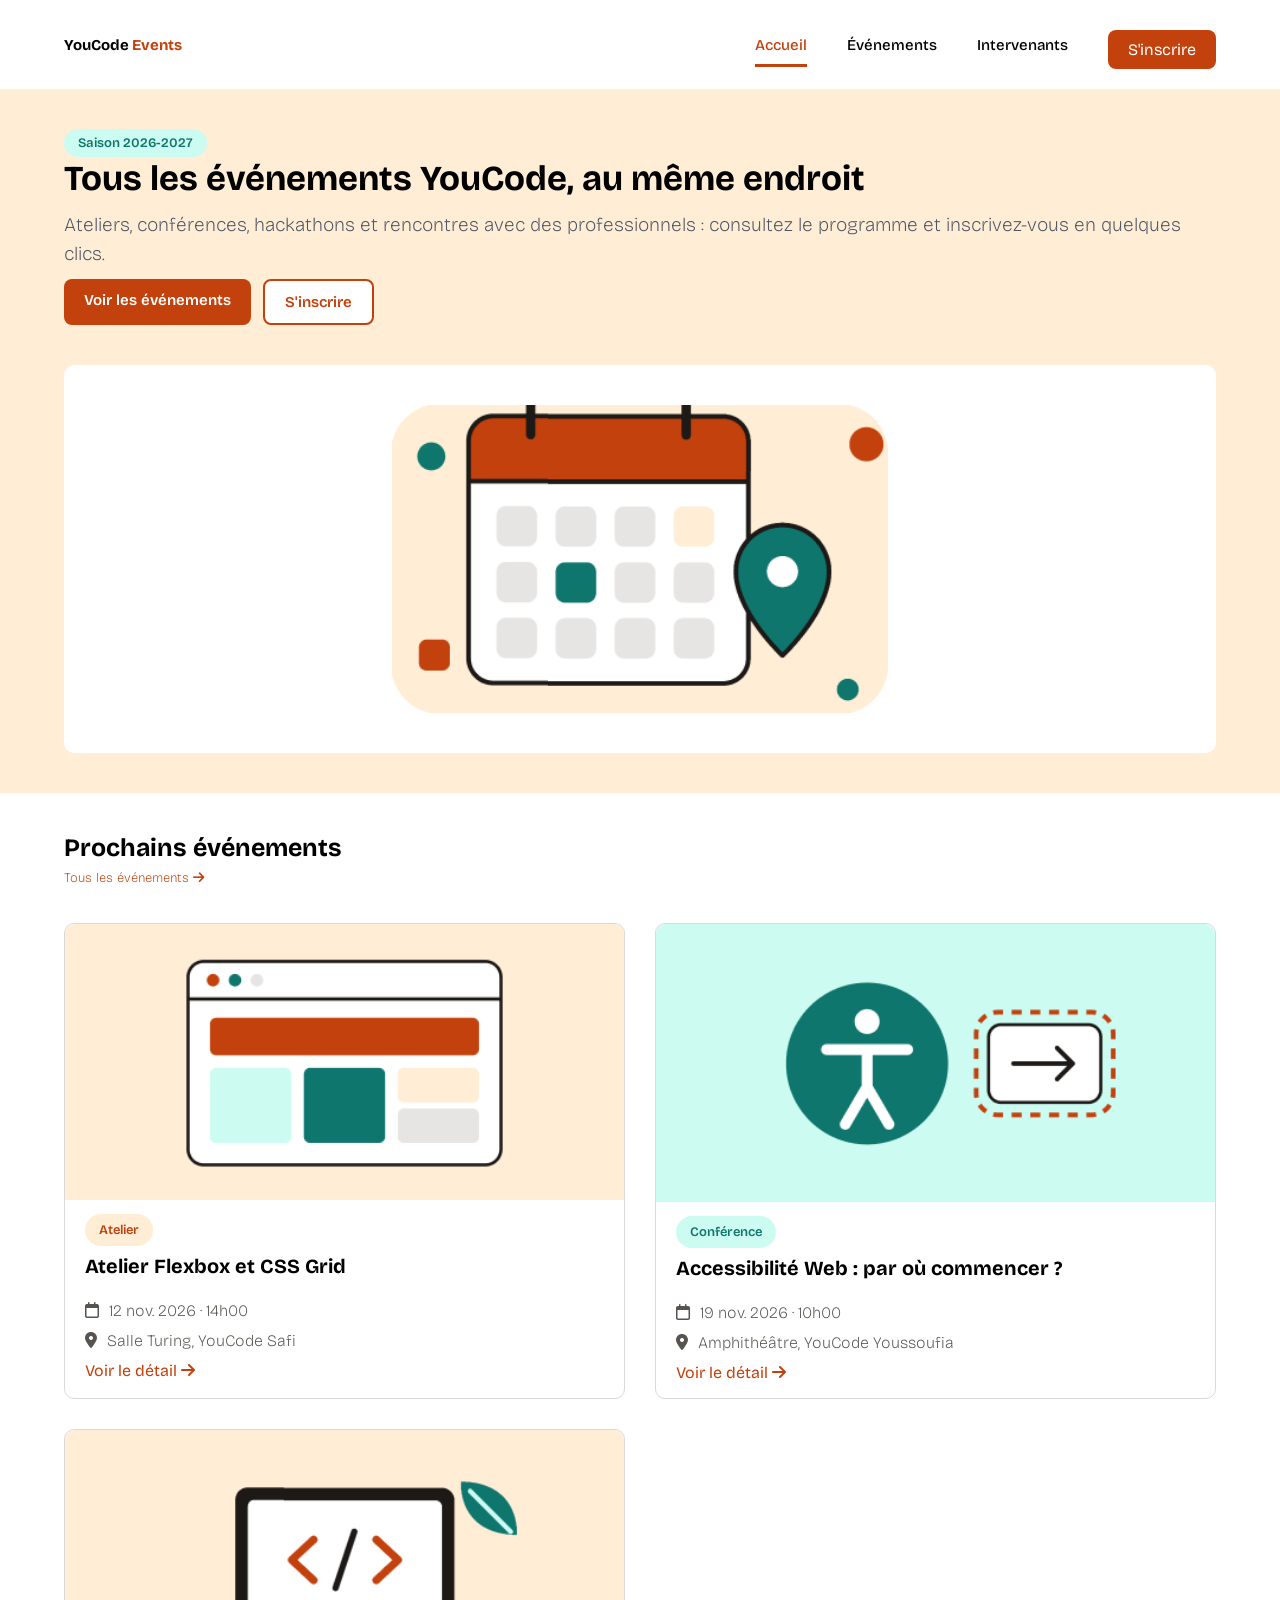
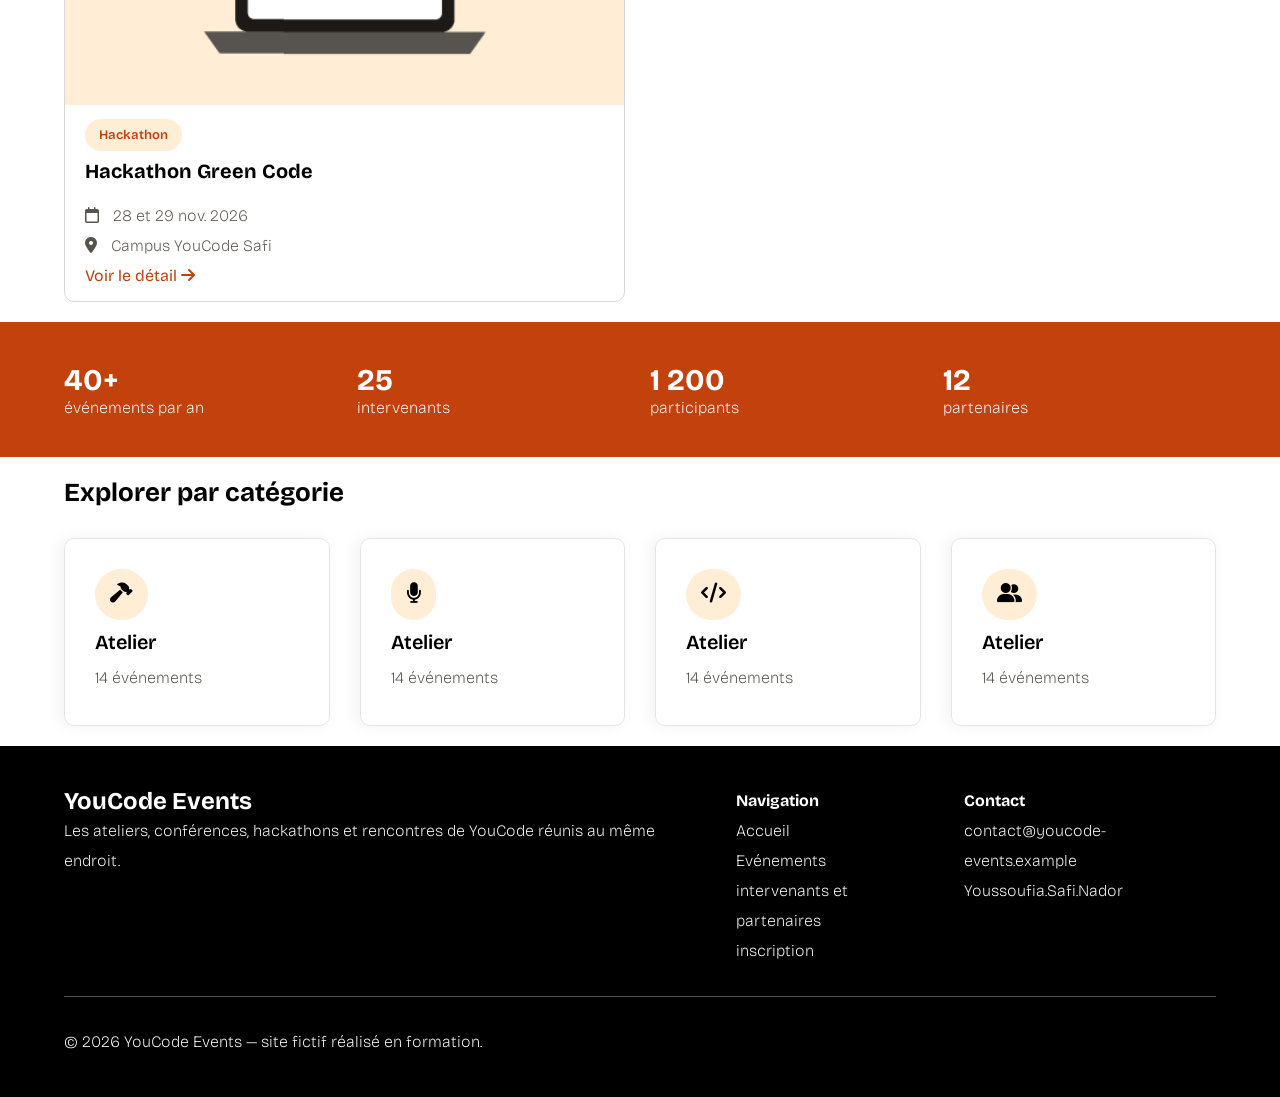
<file: index.html>
<!DOCTYPE html>
<html lang="en">
<head>
    <meta charset="UTF-8">
    <meta name="viewport" content="width=device-width, initial-scale=1.0">
    <title>YouCode Events</title>
    <link rel="stylesheet" href="css/index.css">
    <link rel="stylesheet" href="https://cdnjs.cloudflare.com/ajax/libs/font-awesome/6.7.2/css/all.min.css">
    <link rel="preconnect" href="https://fonts.googleapis.com">
    <link rel="preconnect" href="https://fonts.gstatic.com" crossorigin>
    <link href="https://fonts.googleapis.com/css2?family=Bricolage+Grotesque:opsz,wght@12..96,200..800&family=IBM+Plex+Mono:ital,wght@0,100..700;1,100..700&family=Inter:ital,opsz,wght@0,14..32,100..900;1,14..32,100..900&display=swap" rel="stylesheet">
</head>
<body>
    <header>
        <div class="header-logo">
            <a href="index.html"><h3>YouCode <span>Events</span></h3></a>
        </div>
        
        <nav class="nav-menu hidden">
            <ul>
                <li><a class="current-page" href="index.html">Accueil</a></li>
                <li><a  href="evenements.html">Événements</a></li>
                <li><a href="intervenants.html">Intervenants</a></li>
                <div>
                    <a href="inscription.html" class="btn-nav">S'inscrire</a>
                </div>
            </ul>
        </nav>

        <div class="header-icon">
            <i class="fa-solid fa-bars"></i>
        </div>
    </header>
    <main>
        <section class="hero">
            <div>
                <div class="hero-badge">
                    <p>Saison 2026-2027</p>
                </div>
                <div class="hero-content">
                    <h1>Tous les événements YouCode, au même endroit</h1>
                    <p>Ateliers, conférences, hackathons et rencontres avec des professionnels : consultez le programme et inscrivez-vous en quelques clics.</p>
                </div>
                <div class="hero-buttons">
                    <a href="#" class="btn btn-primary">Voir les événements</a>
                    <a href="#" class="btn btn-secondary">S'inscrire</a>
                </div>
            </div>
            <div class="hero-image">
                <img src="assets/images/Capture_decran_2026-10-12_094209.png" alt="YouCode Events Illustration">
            </div>
        </section>
        <section class="events-section">
            <div class="events-title flex-event-title">
                <h3>Prochains événements</h3>
                <p>Tous les événements <i class="fa-solid fa-arrow-right"></i></p>
            </div>
            <div>
                <div class="events-cards">
                    <div class="event-card">
                        <img src="assets/images/card1.png" alt="event1 image">
                        <div class="card-content">
                            <div class="card-header">
                                <p class="event-type1">Atelier</p>
                                <h4>Atelier Flexbox et CSS Grid</h4>
                            </div>
                            <div class="card-details">
                                <p><i class="fa-regular fa-calendar"></i>12 nov. 2026 · 14h00</p>
                                <p><i class="fa-solid fa-location-dot"></i>Salle Turing, YouCode Safi</p>
                                <a href="">Voir le détail <i class="fa-solid fa-arrow-right"></i></a>
                            </div>
                        </div>
                    </div>
                    <div class="event-card">
                        <img src="assets/images/card2.png" alt="event2 image">
                        <div class="card-content">
                            <div class="card-header">
                                <p class="event-type2">Conférence</p>
                                <h4>Accessibilité Web : par où commencer ?</h4>
                            </div>
                            <div class="card-details">
                                <p><i class="fa-regular fa-calendar"></i>19 nov. 2026 · 10h00</p>
                                <p><i class="fa-solid fa-location-dot"></i>Amphithéâtre, YouCode Youssoufia</p>
                                <a href="">Voir le détail <i class="fa-solid fa-arrow-right"></i></a>
                            </div>
                        </div>
                    </div>
                    <div class="event-card">
                        <img src="assets/images/card3.png" alt="event3 image">
                        <div class="card-content">
                            <div class="card-header">
                                <p class="event-type1">Hackathon</p>
                                <h4>Hackathon Green Code</h4>
                            </div>
                            <div class="card-details">
                                <p><i class="fa-regular fa-calendar"></i> 28 et 29 nov. 2026</p>
                                <p><i class="fa-solid fa-location-dot"></i> Campus YouCode Safi</p>
                                <a href="">Voir le détail <i class="fa-solid fa-arrow-right"></i></a>
                            </div>
                        </div>
                    </div>
                </div>
            </div>
        </section>
         <section class="statistics">
            <div class="stat">
                <h5>40+</h5>
                <p>événements par an</p>
            </div>
            <div class="stat">
                <h5>25</h5>
                <p>intervenants</p>
            </div>
            <div class="stat">
                <h5>1 200</h5>
                <p>participants</p>
            </div>
            <div class="stat">
                <h5>12</h5>
                <p>partenaires</p>
            </div>
        </section>
        <section class="categorie">
            <div class="categorie-title">
                <h3>Explorer par catégorie</h3>
            </div>
            <div class="cat-cards">
                <div class="cat-card">
                    <div class="icon">
                        <i class="fa-solid fa-hammer"></i>
                    </div>
                    <h5>Atelier</h5>
                    <p>14 événements</p>
                </div>
                <div class="cat-card">
                    <div class="icon">
                        <i class="fa-solid fa-microphone"></i>
                    </div>
                    <h5>Atelier</h5>
                    <p>14 événements</p>
                </div>
                <div class="cat-card">
                    <div class="icon">
                        <i class="fa-solid fa-code"></i>
                    </div>
                    <h5>Atelier</h5>
                    <p>14 événements</p>
                </div>
                <div class="cat-card">
                    <div class="icon">
                        <i class="fa-solid fa-user-group"></i>
                    </div>
                    <h5>Atelier</h5>
                    <p>14 événements</p>
                </div>
            </div>
        </section>
    </main>
    <footer>
        <div class="YouCode">
            <div class="youcode-events">
                <h2>YouCode Events</h2>
                <p>Les ateliers, conférences, hackathons et rencontres de YouCode réunis au même endroit.
                </p>
            </div>    

            <ul>
                <h4>Navigation</h4>
                <li><a href=""></a>Accueil</li>
                <li><a href=""></a>Evénements</li>
                <li><a href=""></a>intervenants et partenaires</li>
                <li><a href=""></a>inscription</li>
            </ul>
            <div class="contact">
                <h4>Contact</h4>
                <p>contact@youcode-events.example</p>
                <p>Youssoufia.Safi.Nador</p>
            </div>
        </div>
        <div class="ligne"></div>
        <div><p>© 2026 YouCode Events — site fictif réalisé en formation.</p>
        </div>

    </footer>

     <script>
        let menu_icon = document.querySelector(".header-icon");
        let navMenu = document.querySelector(".nav-menu");
        let icon = menu_icon.querySelector("i");
        let main = document.querySelector("main")
        let footer = document.querySelector("footer")
        menu_icon.addEventListener("click", () => {
            navMenu.classList.toggle("hidden");
            if (navMenu.classList.contains("hidden")) {
                icon.classList.remove("fa-xmark");
                icon.classList.add("fa-bars");
                main.style.display ="block";
                footer.style.display ="block";
            } else {
                icon.classList.remove("fa-bars");
                icon.classList.add("fa-xmark");
                main.style.display ="none";
                footer.style.display ="none";
            }
        });
    </script>
</body>
</html>
</file>
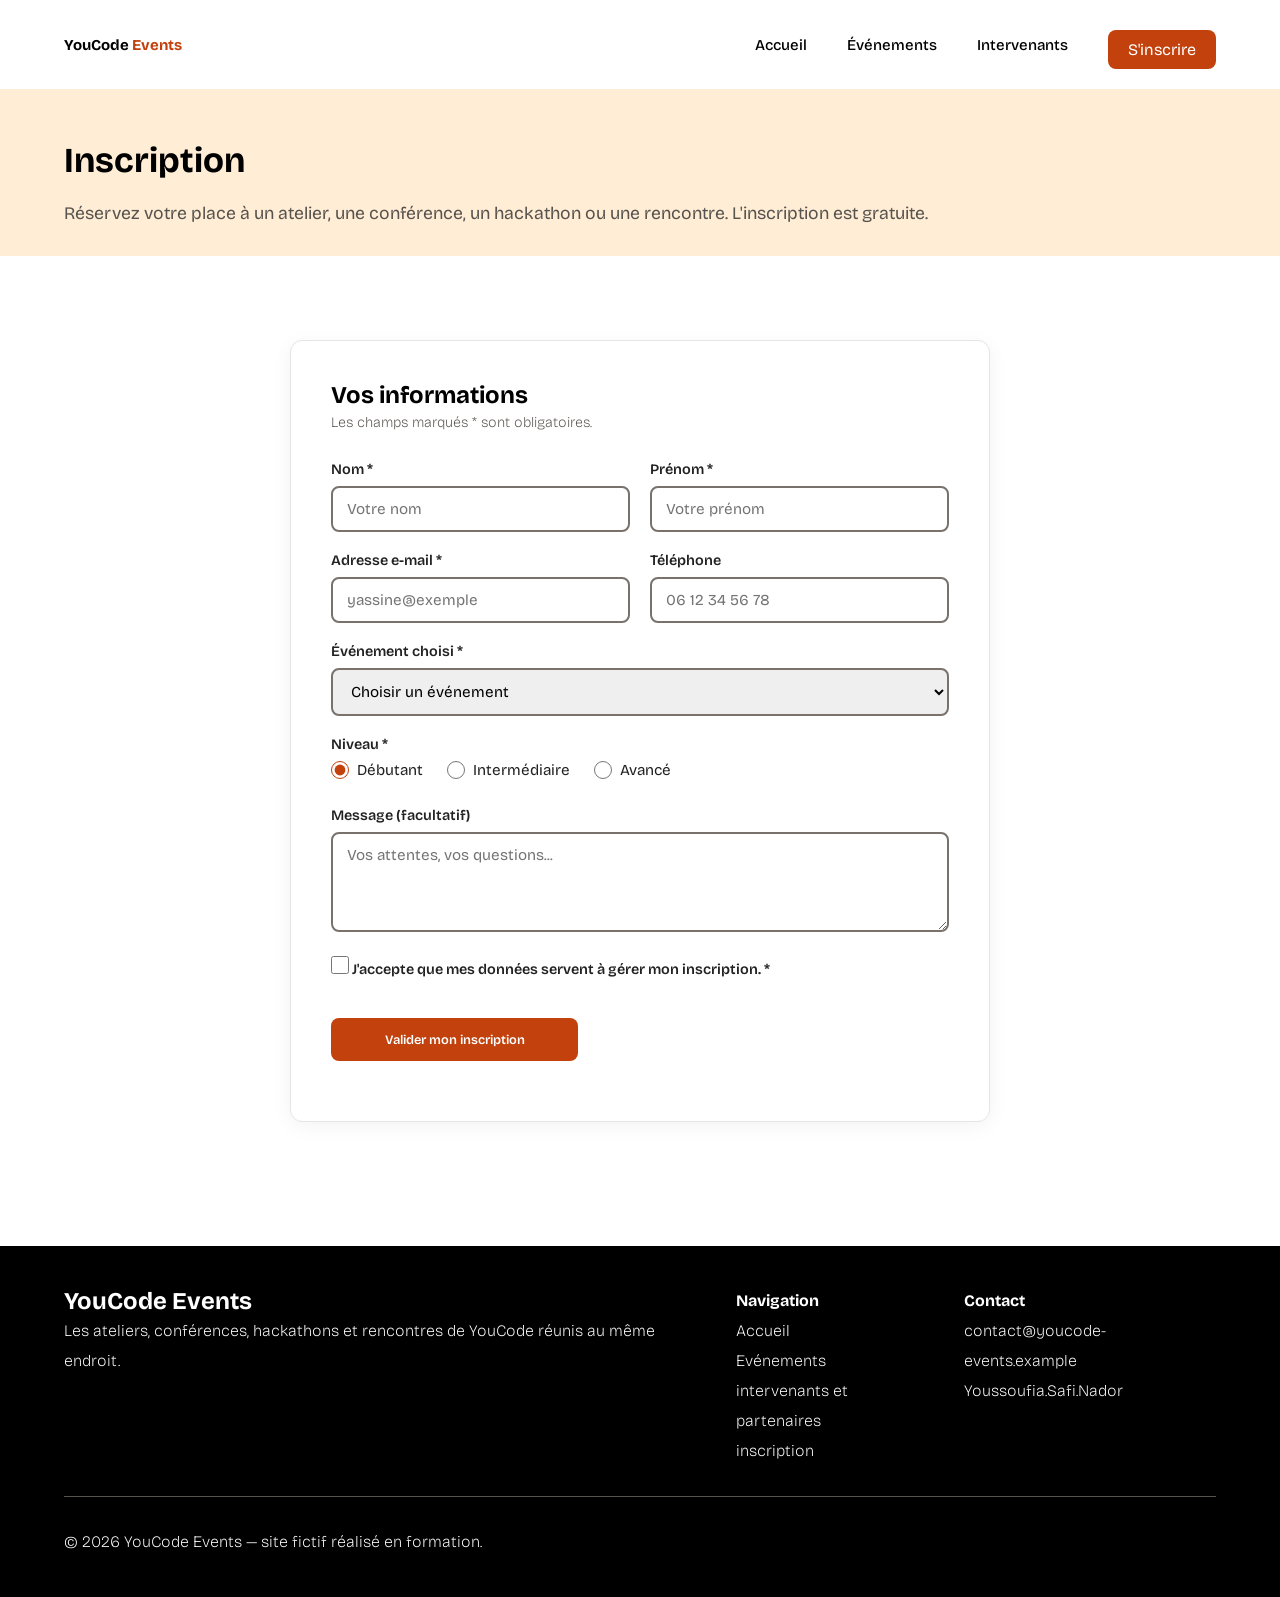
<file: inscription.html>
<!DOCTYPE html>
<html lang="en">
<head>
    <meta charset="UTF-8">
    <meta name="viewport" content="width=device-width, initial-scale=1.0">
    <title>inscription</title>
    <link rel="stylesheet" href="css/inscription.css">
    <link rel="stylesheet" href="css/index.css">
    <link rel="stylesheet" href="https://cdnjs.cloudflare.com/ajax/libs/font-awesome/6.7.2/css/all.min.css">
    <link rel="preconnect" href="https://fonts.googleapis.com">
    <link rel="preconnect" href="https://fonts.gstatic.com" crossorigin>
    <link href="https://fonts.googleapis.com/css2?family=Bricolage+Grotesque:opsz,wght@12..96,200..800&family=IBM+Plex+Mono:ital,wght@0,100..700;1,100..700&family=Inter:ital,opsz,wght@0,14..32,100..900;1,14..32,100..900&display=swap" rel="stylesheet">
</head>
<body>
    <header>
        <div class="header-logo">
            <a href="index.html"><h3>YouCode <span>Events</span></h3></a>
        </div>
        
        <nav class="nav-menu hidden">
            <ul>
                <li><a href="index.html">Accueil</a></li>
                <li><a href="evenements.html">Événements</a></li>
                <li><a href="intervenants.html">Intervenants</a></li>
                <div>
                    <a href="inscription.html" class="btn-nav">S'inscrire</a>
                </div>
            </ul>
        </nav>

        <div class="header-icon">
            <i class="fa-solid fa-bars"></i>
        </div>
    </header>
    <main>
        <section class="hero-section">
            <h1>Inscription</h1>
            <p>Réservez votre place à un atelier, une conférence, un hackathon ou une rencontre. L'inscription est gratuite.</p>
        </section>
        <section class="form-section">
            <div class="form-div">
                <div class="form-header">
                    <h2>Vos informations</h2>
                    <p>Les champs marqués * sont obligatoires.</p>
                </div>
                <form>
                    <div>
                        <div class="inputs-flex">
                            <div class="form-input">
                                <label for="nom">Nom *</label>
                                <input type="text" class="input-space" id="nom" name="nom" placeholder="Votre nom"  required>
                                <p class="success-message">Champ valide.</p>
                                <p class="error-message">Champ invalide.</p>
                            </div>

                            <div class="form-input">
                                <label for="prenom">Prénom *</label>
                                <input type="text" class="input-space" id="prenom" name="prenom" placeholder="Votre prénom"  required>
                                <p class="success-message">Champ valide.</p>
                                <p class="error-message">Champ invalide.</p>
                            </div>
                        </div>

                        <div class="inputs-flex">
                            <div class="form-input">
                                <label for="email">Adresse e-mail *</label>
                                <input type="email" class="input-space" id="email" name="email" placeholder="yassine@exemple" aria-describedby="email-error"  required>
                                <p class="success-message">Champ valide.</p>
                                <p class="error-message"> Erreur : saisissez une adresse valide,par exemple nom@domaine.ma.</p>
                            </div>

                            <div class="form-input">
                                <label for="telephone">Téléphone</label>
                                <input type="tel" class="input-space" id="telephone" name="telephone" placeholder="06 12 34 56 78">
                                <p class="success-message">Champ valide.</p>
                                <p class="error-message">Champ invalide.</p>
                            </div>
                        </div>

                        <div class="form-input">
                            <label for="evenement">Événement choisi *</label>
                            <select class="input-space" id="evenement" name="evenement" required>
                                <option value="" disabled selected>Choisir un événement</option>
                                <option value="atelier">Atelier</option>
                                <option value="conference">Conférence</option>
                                <option value="hackathon">Hackathon</option>
                                <option value="rencontre">Rencontre</option>
                            </select>
                            <p class="error-message">selectioner un evenment</p>
                            <p class="success-message">Champ valide.</p>
                        </div>
                        <label>Niveau *</label>
                        <div class="radio-group">
                            <label>
                                <input type="radio" name="niveau" checked value="debutant" >
                                Débutant
                            </label>

                            <label>
                                <input type="radio" name="niveau" value="intermediaire">
                                Intermédiaire
                            </label>

                            <label>
                                <input type="radio" name="niveau" value="avance">
                                Avancé
                            </label>
                        </div>

                        <div class="form-input">
                            <label for="message">Message (facultatif)</label>
                            <textarea class="input-space" id="message" name="message" rows="4"
                                    placeholder="Vos attentes, vos questions..."></textarea>
                        </div>
                        <div class="form-input">
                            <label class="checkbox-label" for="consentement">
                                <input type="checkbox" id="consentement" name="consentement" required>
                                J'accepte que mes données servent à gérer mon inscription. *
                            </label>
                        </div>
                        <div class="form-input ">
                            <button type="submit" class="submit-btn">
                                Valider mon inscription
                            </button>
                        </div>
                    </div>
                </form>
            </div>
        </section>
    </main>
        <footer>
        <div class="YouCode">
            <div class="youcode-events">
                <h2>YouCode Events</h2>
                <p>Les ateliers, conférences, hackathons et rencontres de YouCode réunis au même endroit.
                </p>
            </div>    

            <ul>
                <h4>Navigation</h4>
                <li><a href=""></a>Accueil</li>
                <li><a href=""></a>Evénements</li>
                <li><a href=""></a>intervenants et partenaires</li>
                <li><a href=""></a>inscription</li>
            </ul>
            <div class="contact">
                <h4>Contact</h4>
                <p>contact@youcode-events.example</p>
                <p>Youssoufia.Safi.Nador</p>
            </div>
        </div>
        <div class="ligne"></div>
        <div><p>© 2026 YouCode Events — site fictif réalisé en formation.</p>
        </div>

    </footer> 

 <script>
        let menu_icon = document.querySelector(".header-icon");
        let navMenu = document.querySelector(".nav-menu");
        let icon = menu_icon.querySelector("i");
        let main = document.querySelector("main")
        let footer = document.querySelector("footer")
        menu_icon.addEventListener("click", () => {
            navMenu.classList.toggle("hidden");
            if (navMenu.classList.contains("hidden")) {
                icon.classList.remove("fa-xmark");
                icon.classList.add("fa-bars");
                main.style.display ="block";
                footer.style.display ="block";
            } else {
                icon.classList.remove("fa-bars");
                icon.classList.add("fa-xmark");
                main.style.display ="none";
                footer.style.display ="none";
            }
        });
    </script>
</body>
</html>
</file>
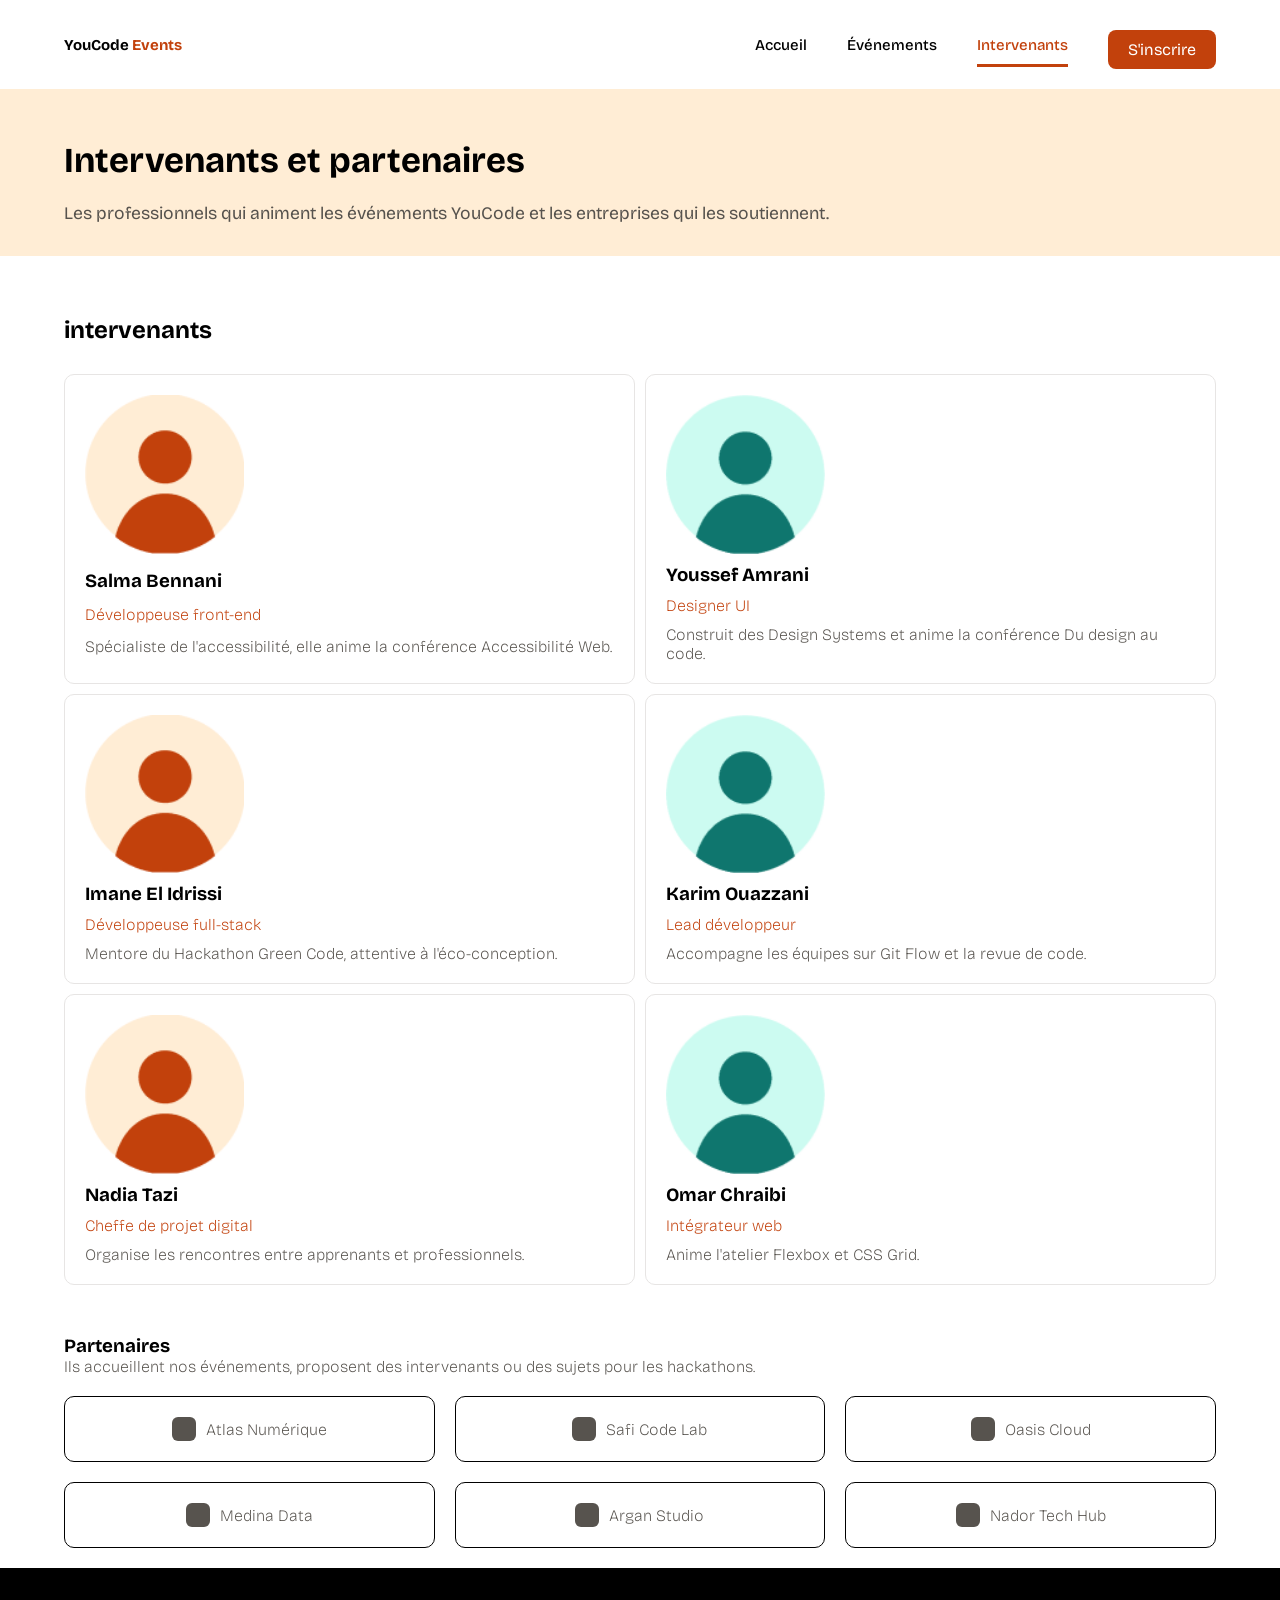
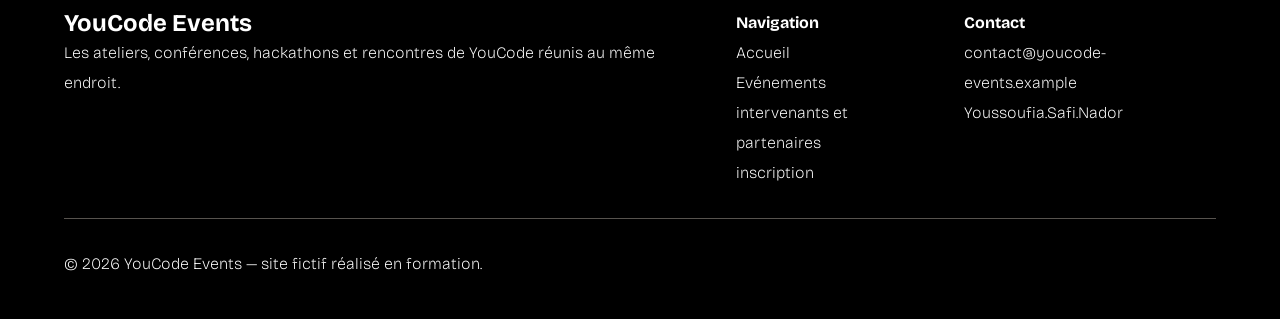
<file: intervenants.html>
<!DOCTYPE html>
<html lang="en">
<head>
    <meta charset="UTF-8">
    <meta name="viewport" content="width=device-width, initial-scale=1.0">
    <title>intervenants</title>
    <link rel="stylesheet" href="css/intervenants.css">
    <link rel="stylesheet" href="css/index.css">
    <link rel="stylesheet" href="https://cdnjs.cloudflare.com/ajax/libs/font-awesome/6.7.2/css/all.min.css">
    <link rel="preconnect" href="https://fonts.googleapis.com">
    <link rel="preconnect" href="https://fonts.gstatic.com" crossorigin>
    <link href="https://fonts.googleapis.com/css2?family=Bricolage+Grotesque:opsz,wght@12..96,200..800&family=IBM+Plex+Mono:ital,wght@0,100..700;1,100..700&family=Inter:ital,opsz,wght@0,14..32,100..900;1,14..32,100..900&display=swap" rel="stylesheet">
</head>
<body>
    <header>
        <div class="header-logo">
            <a href="index.html"><h3>YouCode <span>Events</span></h3></a>
        </div>
        
        <nav class="nav-menu hidden">
            <ul>
                <li><a href="index.html">Accueil</a></li>
                <li><a href="evenements.html">Événements</a></li>
                <li><a class="current-page" href="intervenants.html">Intervenants</a></li>
                <div>
                    <a href="inscription.html" class="btn-nav">S'inscrire</a>
                </div>
            </ul>
        </nav>

        <div class="header-icon">
            <i class="fa-solid fa-bars"></i>
        </div>
    </header>
    <main>
        <section class="hero-section">
            <h1>Intervenants et partenaires</h1>
            <p>Les professionnels qui animent les événements YouCode et les entreprises qui les soutiennent.</p>
        </section>
        <section class="cards_intervenants">
            <h2>intervenants</h2>
            <div class="cards">
                <div class="card">
                    <img src="assets/images/Capture_decran_2026-10-12_094221.png" alt="">
                    <div class="professional_info">
                        <h3>Salma Bennani</h3>
                        <p class="specialty">Développeuse front-end</p>  
                    </div>
                    <div>
                        <p class="description">Spécialiste de l'accessibilité, elle anime la conférence Accessibilité Web.</p>
                    </div>
                </div>
                
                <div class="card">
                    <img src="assets/images/Capture_decran_2026-10-12_094227.png" alt="">
                    <div class="professional_info">
                    <h3>Youssef Amrani</h3>
                    <p class="specialty">Designer UI</p>   
                    </div>
                    <div>
                        <p class="description">Construit des Design Systems et anime la conférence Du design au code.</p>
                    </div>
                </div>
                <div class="card">
                    <img src="assets/images/Capture_decran_2026-10-12_094221.png" alt="">
                    <div class="professional_info">
                        <h3>Imane El Idrissi</h3>
                        <p class="specialty">Développeuse full-stack</p>
                    </div>
                    <div>
                        <p class="description">Mentore du Hackathon Green Code, attentive à l'éco-conception.</p>
                    </div>
                </div>
                <div class="card">
                    <img src="assets/images/Capture_decran_2026-10-12_094227.png" alt="">
                    <div class="professional_info">
                        <h3>Karim Ouazzani</h3>
                        <p class="specialty">Lead développeur</p>
                    </div>
                    <div>
                        <p class="description">Accompagne les équipes sur Git Flow et la revue de code.</p>
                    </div> 
                </div>
                <div class="card">
                <img src="assets/images/Capture_decran_2026-10-12_094221.png" alt="">
                <div class="professional_info">
                    <h3>Nadia Tazi</h3>
                    <p class="specialty">Cheffe de projet digital</p>
                </div>
                <div>
                    <p class="description">Organise les rencontres entre apprenants et professionnels.</p>
                </div> 
                </div>
                <div class="card">
                <img src="assets/images/Capture_decran_2026-10-12_094227.png" alt="">
                <div class="professional_info">
                    <h3>Omar Chraibi</h3>
                    <p class="specialty">Intégrateur web</p>
                </div>
                <div>
                    <p class="description">Anime l'atelier Flexbox et CSS Grid.</p>
                </div> 
                </div>
        </section>
        <section class="partenaires">
            <div class="partenaires_container">
                <h3>Partenaires</h3>
                <p>Ils accueillent nos événements, proposent des intervenants ou des sujets pour les hackathons.</p>
            </div>
            <div class="partenaires_liste">
                <div class="partenaire">
                    <div class="partenaire_logo"></div>
                    <p class="partenaire_nom">Atlas Numérique</p>
                </div>
                <div class="partenaire">
                    <div class="partenaire_logo"></div>
                    <p class="partenaire_nom">Safi Code Lab</p>
                </div>
                <div class="partenaire">
                    <div class="partenaire_logo"></div>
                    <p class="partenaire_nom">Oasis Cloud</p>
                </div>
                <div class="partenaire">
                    <div class="partenaire_logo"></div>
                    <p class="partenaire_nom">Medina Data</p>
                </div>
                <div class="partenaire">
                    <div class="partenaire_logo"></div>
                    <p class="partenaire_nom">Argan Studio</p>
                </div>
                <div class="partenaire">
                    <div class="partenaire_logo"></div>
                    <p class="partenaire_nom">Nador Tech Hub</p>
                </div>
            </div>
        </section>
    </main>
    <footer>
        <div class="YouCode">
            <div class="youcode-events">
                <h2>YouCode Events</h2>
                <p>Les ateliers, conférences, hackathons et rencontres de YouCode réunis au même endroit.</p>
            </div>    

            <ul>
                <h4>Navigation</h4>
                <li><a href=""></a>Accueil</li>
                <li><a href=""></a>Evénements</li>
                <li><a href=""></a>intervenants et partenaires</li>
                <li><a href=""></a>inscription</li>
            </ul>
            <div class="contact">
                <h4>Contact</h4>
                <p>contact@youcode-events.example</p>
                <p>Youssoufia.Safi.Nador</p>
            </div>
        </div>
        <div class="ligne"></div>
        <div><p>© 2026 YouCode Events — site fictif réalisé en formation.</p>
        </div>

    </footer>   


    







    <script>
        let menu_icon = document.querySelector(".header-icon");
        let navMenu = document.querySelector(".nav-menu");
        let icon = menu_icon.querySelector("i");
        let main = document.querySelector("main")
        let footer = document.querySelector("footer")
        menu_icon.addEventListener("click", () => {
            navMenu.classList.toggle("hidden");
            if (navMenu.classList.contains("hidden")) {
                icon.classList.remove("fa-xmark");
                icon.classList.add("fa-bars");
                main.style.display ="block";
                footer.style.display ="block";
            } else {
                icon.classList.remove("fa-bars");
                icon.classList.add("fa-xmark");
                main.style.display ="none";
                footer.style.display ="none";
            }
        });
    </script>
</body>
</html>
</file>
<file: css/index.css>
:root { 
    --color-primary: #C2410C;
    --color-secondary: #FFEDD5;
    --color-accent: #CCFBF1;
    --text-color: #0F766E;
}

* {
    margin: 0;
    padding: 0;
    box-sizing: border-box;
    font-family: "Bricolage Grotesque", sans-serif;
}

a {
    text-decoration: none;
    color: inherit;
}

header {
    position: relative;
    padding: 20px 5%;
    display: flex;
    justify-content: space-between;
    align-items: center;
    background-color: #ffffff;
}

.header-logo h3 {
    font-size: 15px;
}

.header-logo span {
    color: var(--color-primary);
}

.header-icon {
    cursor: pointer;
}

.header-icon i {
    font-size: 22px;
}

.nav-menu {
    position: fixed;
    top: 50px;
    right: 0;
    width: 70%;
    max-width: 300px;
    height: calc(100vh - 73px);
    background-color: #ffffff;
    padding: 30px 20px;
    border-left: 1px solid #E5E7EB;
    box-shadow: -4px 0 15px rgba(0, 0, 0, 0.05);
    transition: transform 0.3s ease-in-out;
    z-index: 999;
}

.nav-menu ul {
    list-style: none;
    display: flex;
    flex-direction: column;
    gap: 50px;
}

.nav-menu ul li a {
    font-size: 25px;
    font-weight: 500;
}


.nav-menu ul li a:hover {
    color: var(--color-primary);
    border-bottom: 3px solid var(--color-primary);
    padding-bottom: 10px;
}

.current-page{
    color: var(--color-primary);
    border-bottom: 3px solid var(--color-primary);
    padding-bottom: 10px;
}

.nav-menu .btn-nav {
    display: inline-block;
    padding: 10px 20px;
    background-color: var(--color-primary);
    color: #ffffff;
    border-radius: 8px;
    text-align: center;
    margin-top: 10px;
}

.hidden {
    transform: translateX(100%);
}

.hero {
    padding: 40px 5%;
    display: flex;
    flex-direction: column;
    background-color: var(--color-secondary);
    gap: 20px;
}

.hero-badge p {
    display: inline-block;
    background-color: var(--color-accent);
    color: var(--text-color);
    padding: 6px 14px;
    border-radius: 20px;
    font-size:  13px;
    font-weight: 600;
}

.hero-content h1 {
    font-size: 30px;
    line-height: 1.2;
    margin-bottom: 12px;
}

.hero-content p {
    font-size: 1rem;
    color: #4B5563;
    line-height: 1.5;
}

.hero-buttons {
    display: flex;
    flex-direction: column;
    gap: 12px;
    margin-top: 10px;
}

.btn {
    padding: 12px 20px;
    border-radius: 8px;
    font-weight: 600;
    font-size: 15px;
    text-align: center;
}

.btn-primary {
    background-color: var(--color-primary);
    color: #ffffff;
}

.btn-secondary {
    background-color: white;
    color: var(--color-primary);
    border: 2px solid var(--color-primary);
}

.hero-image {
    display: flex;
    justify-content: center;
    margin-top: 20px;
    background-color: white;
    border-radius: 10px;
}

.hero-image img {
    padding: 40px;
    width: 80%;
    border-radius: 30px;
}

.events-section {
    padding: 20px 5%;
    margin-top: 20px;
}

.events-title{
    line-height: 30px;
    margin-bottom: 30px;
}

.events-title h3{
    font-size: 25px;
}

.events-title p{
    color: var(--color-primary);
    font-size: 13px;
}

.events-cards{
    display: grid;
    grid-template-columns: repeat(auto-fit, minmax(300px, 1fr));
    gap: 30px;
}

.event-card{
    border-radius: 10px;
    border: 1px solid #dad8d8;
}

.event-card img{
    width: 100%;
    border-radius: 10px 10px 0px 0px;
}

.event-card .card-content{
    padding: 10px 20px;
    line-height:20px;
}

.card-header p{
    display: inline-block;
    padding: 6px 14px;
    border-radius: 20px;
    font-size: 13px;
    font-weight: 600;
    margin-bottom: 10px;
}

.event-type2 {
    background-color: var(--color-accent);
    color: var(--text-color);
}

.event-type1 {
    background-color: var(--color-secondary);
    color: var(--color-primary);
}

.card-header{
    margin-bottom: 20px;
}

.card-header h4{
    font-size: 20px;
}

.card-details{
    line-height: 30px;
}

.card-details p{
    color: #57534E;
}

.card-details p i {
    margin-right: 10px;
}

.card-details a{
    color: var(--color-primary);
}

.statistics {
    padding: 40px 5%;
    display: grid;
    background-color: var(--color-primary);
    grid-template-columns: repeat(auto-fit, minmax(150px, 1fr));
    gap: 20px;
    color: white;
}

.stat h5{
    font-size: 30px;
}

.categorie {
    padding: 20px 5%;
}

.categorie-title h3{
    font-size: 26px;
}

.categorie-title {
    margin-bottom: 30px;
}

.cat-cards{
    display: grid;
    grid-template-columns: repeat(auto-fit ,minmax(250px, 1fr));
    gap: 30px;    
}

.cat-card{
    border: 1px solid #E7E5E4;
    padding: 30px;
    line-height: 35px;
    border-radius: 10px;
    box-shadow: -4px 0 15px rgba(0, 0, 0, 0.05);
}

.cat-card .icon{
    background-color: var(--color-secondary);
    display: inline-block;
    border-radius: 50px;
    padding: 8px 15px;
    margin-bottom: 5px;
}

.cat-card .icon i{
    font-size: 20px;
}

.cat-card h5{
    font-size: 20px;
    font-weight: 600;
}
.cat-card p{
    color: #57534E;
}

.hero-section{
    padding: 30px 5%;
    background-color: var(--color-secondary);
}

.hero-section h1{
    margin: 20px 0px;
    font-size: 30px;
}

.hero-section p{
    color: #57534E;
    line-height: 25px;
}

footer{
    background-color: black;
    color: white;
    display: flex;
    flex-direction: column;
    padding: 40px 5%;
    width: 100%;
    gap: 30px;
    line-height: 30px;
}
footer li{
    list-style-type: none;
}
footer .YouCode{
    display: flex;
    justify-content: space-between;
    flex-direction: column;
    gap: 30px;
}
footer ul li , .contact p , div p{
    font-weight: 100;
}

img{
    width: 100%;
}
footer .ligne{
    width: 100%;
    height: 1px;
    background-color: #57534E;
}


@media (min-width:768px) {
    header{
        position: static;
    }
    header .header-icon{
        display: none;
    }
    .nav-menu {
        position: static;
        width: auto;
        max-width: none;
        height: auto;
        padding: 0;
        background-color: transparent;
        border: none;
        box-shadow: none;
        transform: none;
        transition: none;
    }

    .nav-menu ul {
        flex-direction: row;
        align-items: center;
        gap: 40px;
    }

    .nav-menu ul li a{
        font-size: 15px;
    }
    
    .hero-section h1{
        font-size: 35px;
    }

    .hero-section p{
        font-size: 1.1rem;
    }

    .hero-content h1 {
        font-size: 35px;
    }

    .hero-content p {
        font-size: 1.2rem;
    }

    .hero-buttons{
        flex-direction: row;
    }
    .hero-image img{
        width: 50%;
    }
    .events-cards{
        grid-template-columns: repeat(2, minmax(300px, 1fr));
    }
    .inputs-flex{
        display: flex;
        justify-content: center;
        gap: 20px;
    }
    
    footer .YouCode{
        flex-direction: row;
    }
}

@media (min-width:1440px) {
    .hero {
        flex-direction: row;
    }
    .hero-image img{
        width: 70%;
    }

    .hero-section{
        padding: 30px 5%;
    }

    .hero-section h1{
        font-size: 45px;
    }

    .hero-section p{
        font-size: 1.5rem;
    }

    .events-cards{
        grid-template-columns: repeat(3, minmax(300px, 1fr));
    }   

    .flex-event-title{
        display: flex;
        justify-content: space-between;
    }
    footer .youcode-events{
        flex: 2;
    }
    footer .youcode-events p{
        width: 60%;
    }
}
</file>
<file: css/inscription.css>
.form-section{
    padding: 5%;
}

.form-div {
    max-width: 700px;
    margin: 20px auto 60px auto;
    padding: 40px;
    border-radius: 12px;
    box-shadow: 0 4px 20px rgba(0, 0, 0, 0.05);
    border: 1px solid #E7E5E4;
}

.form-header h2 {
    font-size: 1.5rem;
    font-weight: 700;
    margin-bottom: 5px;
}

.form-header p{
    color: #57534E;
    font-size: 0.9rem;
    margin-bottom: 30px;
}

.form-input {
    width: 100%;
    margin-bottom: 20px;
}

.form-input label {
    display: block;
    font-weight: 600;
    font-size: 0.9rem;
    margin-bottom: 8px;
}

.input-space{
    width: 100%;
    padding: 12px 14px;
    border: 2px solid #78716C;
    border-radius: 8px;
    font-size: 0.95rem;
    box-sizing: border-box;
}


option{
    color: #57534E;
}

label {
    display: block;
    font-weight: 600;
    font-size: 0.9rem;
    margin-bottom: 8px;
    color: #222;
}

input, textarea, select{
    outline: none;
}

.radio-group {
    display: flex;
    gap: 24px;
    margin-bottom: 20px;
    flex-wrap: wrap;
}

.radio-group label {
    display: flex;
    align-items: center;
    gap: 8px;
    font-weight: normal;
    font-size: 0.95rem;
    cursor: pointer;
}

.radio-group input{
    accent-color: #C2410C;
    width: 18px;
    height: 18px;
}

.checkbox-label {
    display: flex;
    align-items: center;
}

.checkbox-label input {
    accent-color: #d94e1f;
    width: 18px;
    height: 18px;
}

.submit-btn {
    background-color: #C2410C;
    color: white;
    border: none;
    width: 40%;
    padding: 14px;
    font-size: 0.8rem;
    font-weight: 600;
    border-radius: 8px;
    cursor: pointer;
    margin-top: 20px;
}

.success-message {
    color: #15803D;
    font-size: 0.8rem;
    margin-top: 5px;
    display: none; 
}

.error-message {
    color: #B91C1C;
    font-size: 0.8rem;
    margin-top: 5px;
    display: none;
}

.form-input input:invalid:not(:placeholder-shown){
    border-color: #B91C1C;
}

.form-input input:valid:not(:placeholder-shown) {
    border-color: #15803D;
}

.form-input input:invalid:not(:placeholder-shown){
    border-color: #B91C1C;
}

.form-input input:valid:not(:placeholder-shown) {
    border-color: #15803D;
}

.form-input input:invalid:not(:placeholder-shown) ~ .error-message{
    display: block;
}

.form-input input:valid:not(:placeholder-shown) ~ .success-message {
    display: block;
}

.form-input select:user-valid{
    border-color: #15803D;
}

.form-input select:user-invalid{
    border-color: #B91C1C;
}

.form-input select:user-invalid ~ .error-message{
    display: block;
}

.form-input select:user-valid ~ .success-message{
    display: block;
}
</file>
<file: css/intervenants.css>
.cards_intervenants{
    padding: 30px 5%;
}

.cards_intervenants h2{
    margin: 30px 0px;
}
.cards{
    display:grid;
    grid-template-columns: 1fr;
    gap: 10px;
}
.card{
    border:1px solid #E7E5E4;
    border-radius: 10px;
    display: grid;
    gap: 10px;
    padding: 20px;

}

.card img{
    width: 30%;
}

.professional_info{
    display: grid;
    gap: 10px;
}

.description{
    color: #57534E;
    font-width: 100;
}
.specialty{
    color:#C2410C ;
    font-weight: 100px;
}
.partenaires{
    padding: 20px 5%;
}
.partenaires{
    display: grid;
    gap:20px;
}
.partenaires p{
    color: #57534E;
}
.partenaires_liste{
    display: grid;
    grid-template-columns: 1fr 1fr;
    gap: 20px;
}
.partenaire{
    border: 1px solid black;
    border-radius: 10px;
    padding: 20px 5%;
    display: flex;
    justify-content: center;
    align-items: center;
    gap: 10px;
}
.partenaire_logo{
    width: 24px;
    height:24px ;
    background-color:#57534E;
    border-radius: 6px;
}
@media(min-width:768px){
    .cards{
        display: grid;
        grid-template-columns: 1fr 1fr;  
    }
    .partenaires_liste{
        display: grid;
        grid-template-columns: 1fr 1fr 1fr;
    }
}
@media(min-width:1440px){
    .cards{
        display: grid;
        grid-template-columns: 1fr 1fr 1fr;
    }
    .partenaires_liste{
        display: grid;
        grid-template-columns: 1fr 1fr 1fr 1fr 1fr 1fr ;
    }
    
}
</file>
